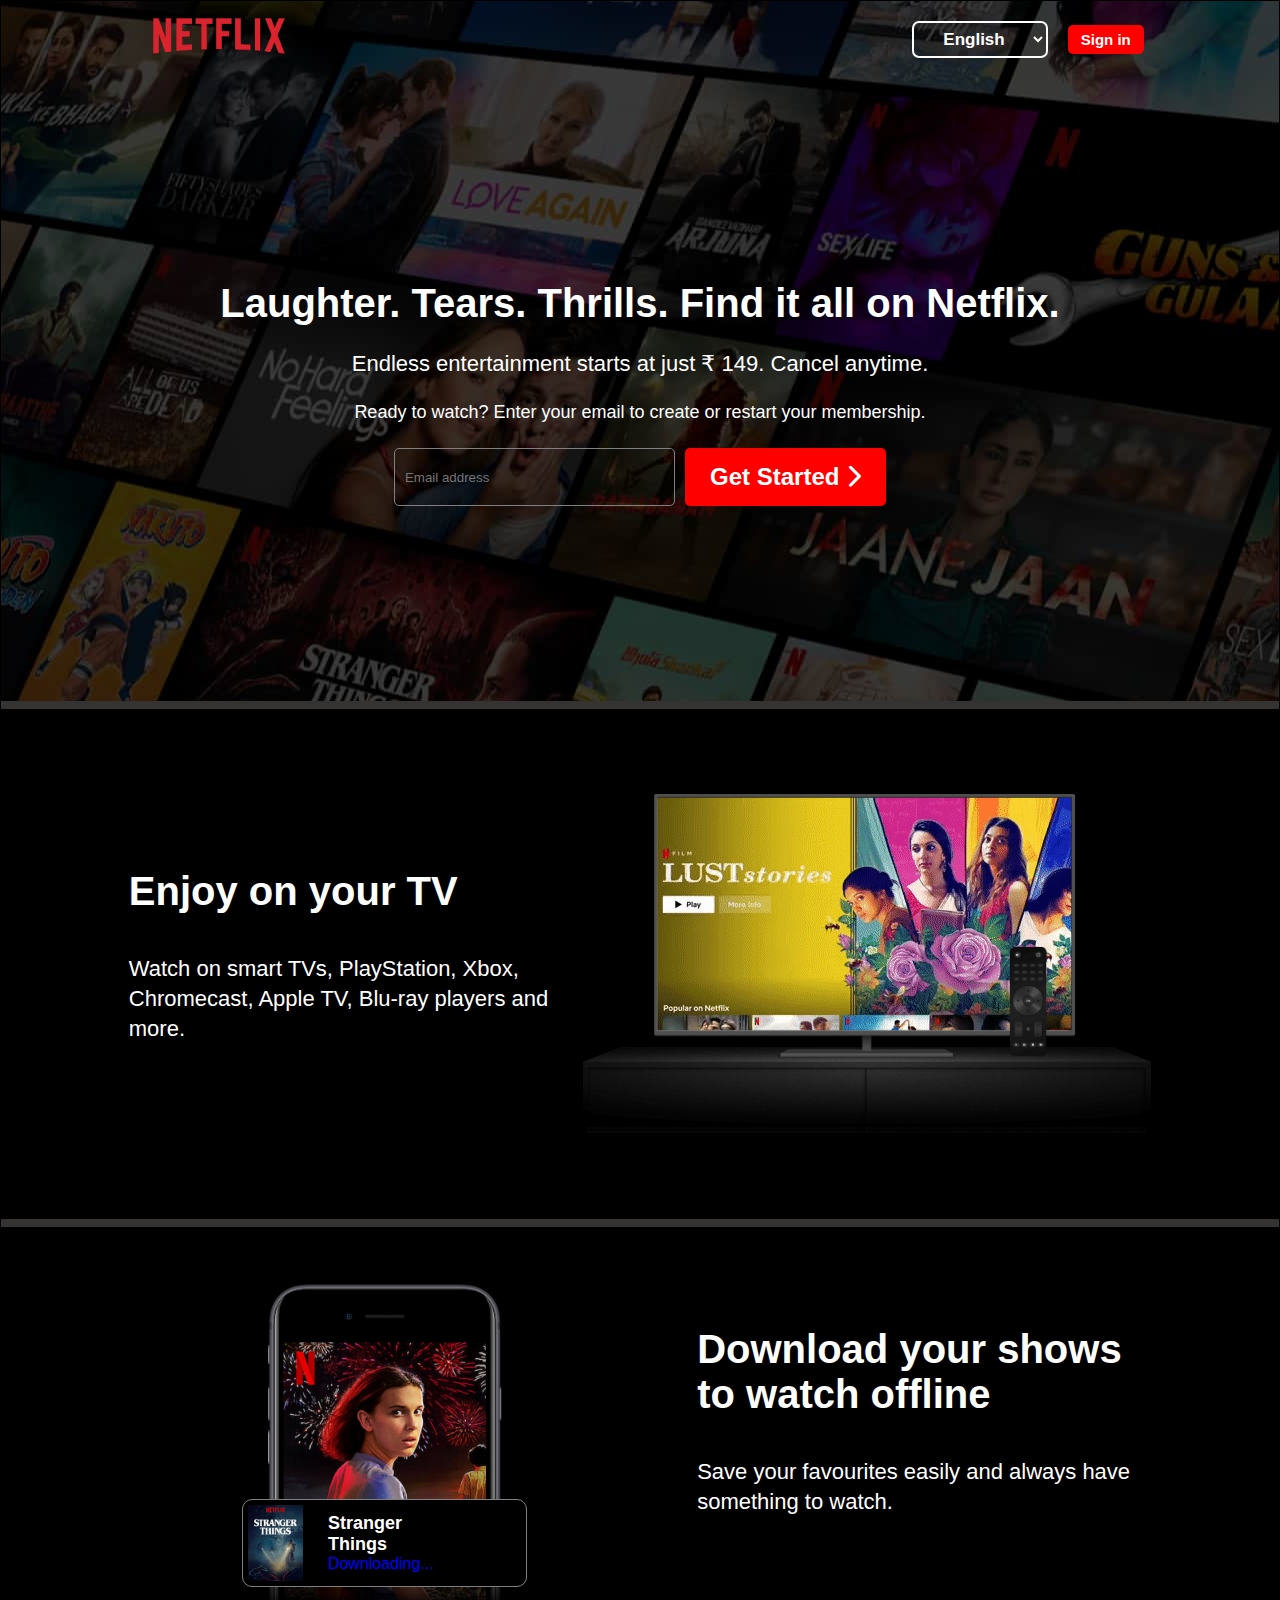
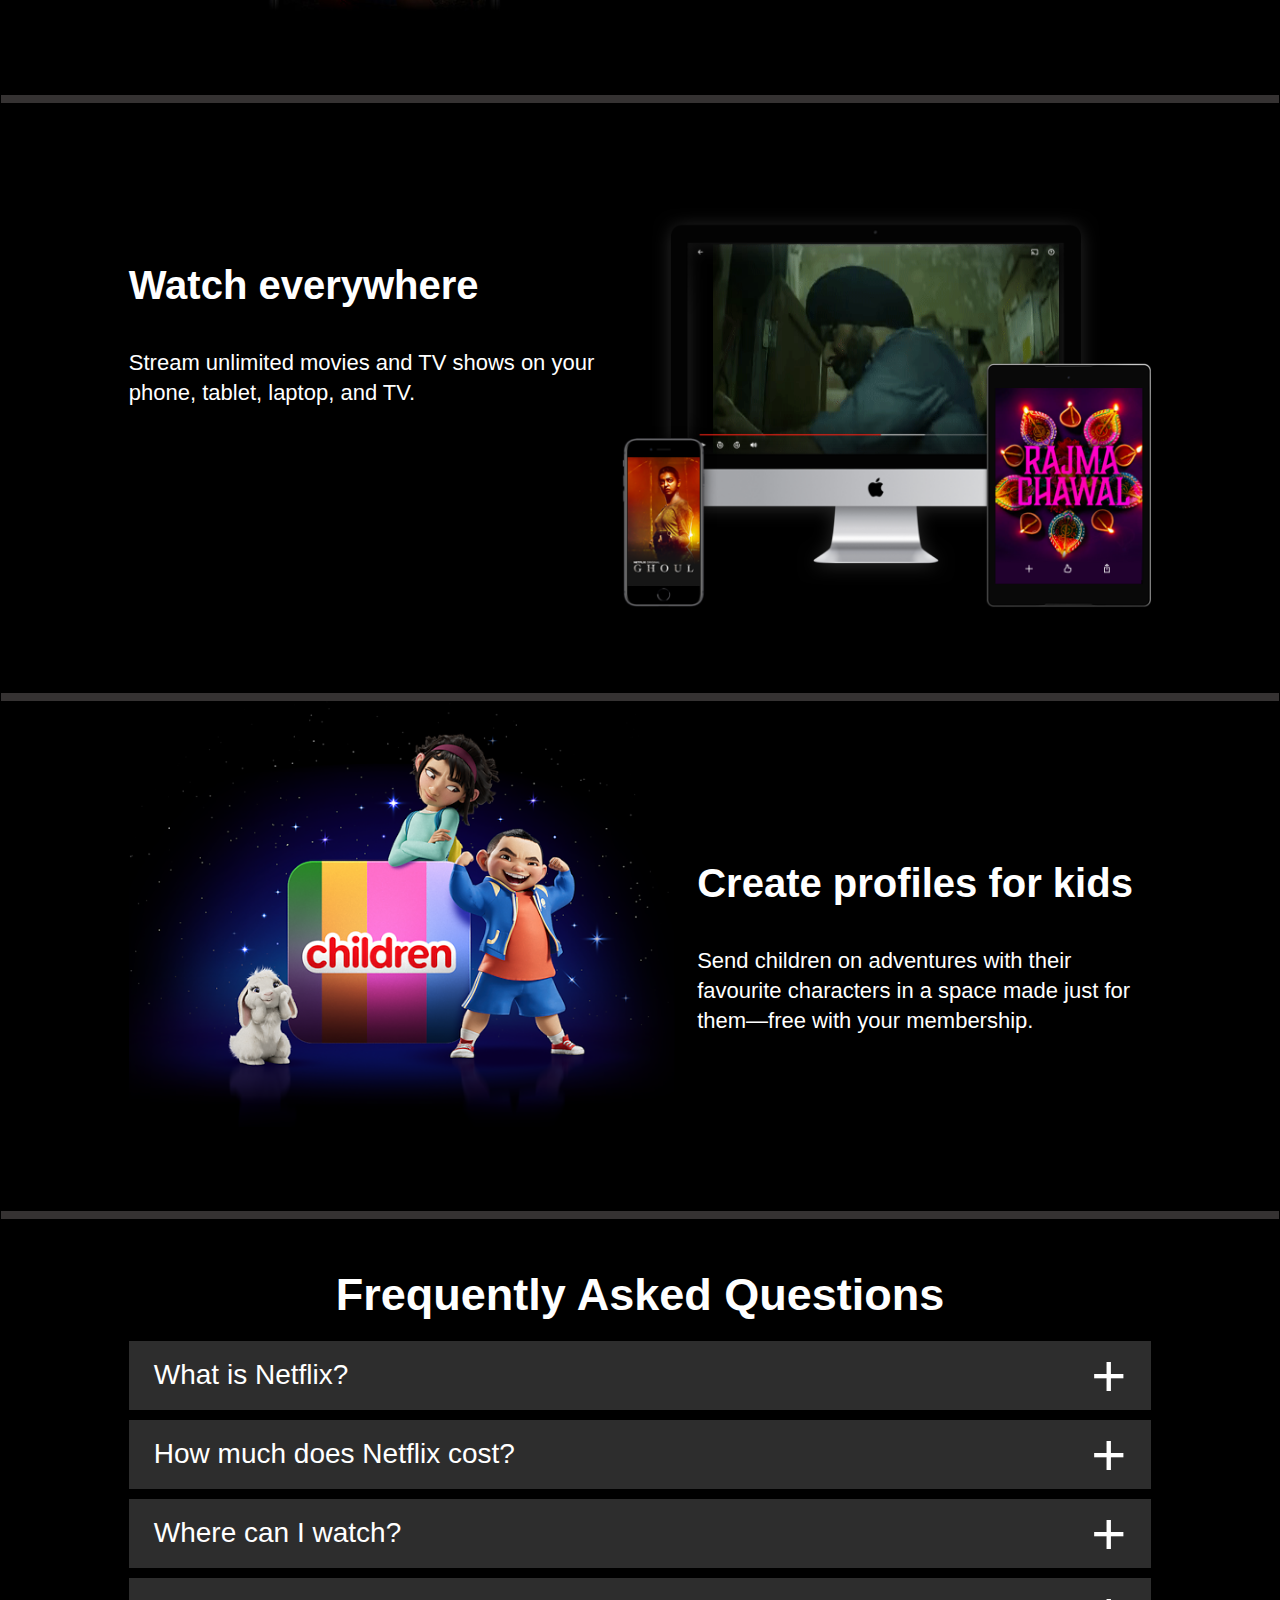
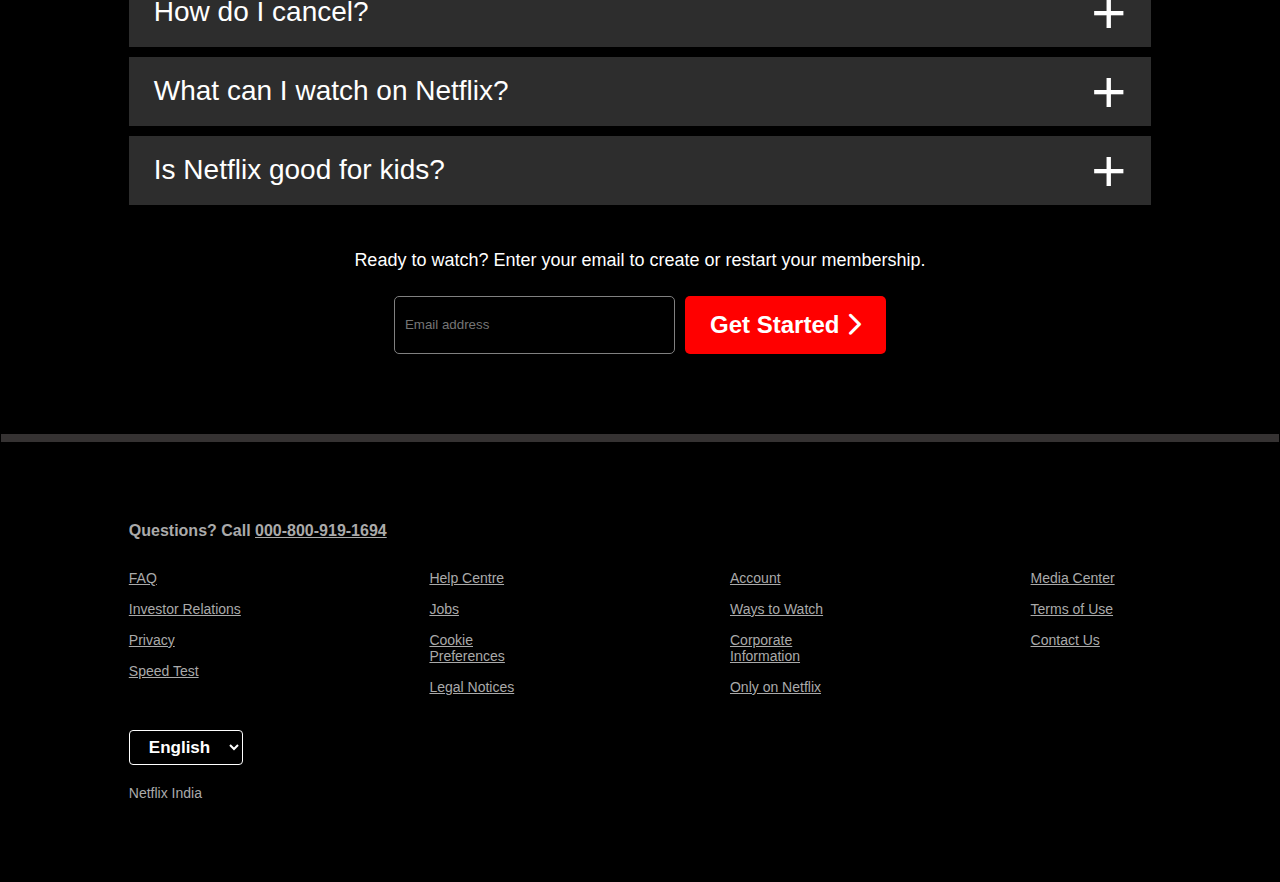
<file: index.html>
<!DOCTYPE html>
<html lang="en">

<head>
    <meta charset="UTF-8">
    <meta name="viewport" content="width=device-width, initial-scale=1.0">
    <title>Netflix</title>
    <link rel="stylesheet" href="https://cdnjs.cloudflare.com/ajax/libs/font-awesome/6.4.2/css/all.min.css">
    <link rel="stylesheet" href="css/style.css">
    <link rel="stylesheet" href="css/respoinsive.css">
</head>

<body>
    <div class="main">
        <div class="banner">
            <div class="overlay">
                <div class="header">
                    <div class="logo">
                        <img src="img/Netflix_Logo_PMS.png" alt="" width="65%">
                    </div>
                    <div class="sign_in">
                        <select name="" id="">
                            <option value=""> English</option>
                            <option value="">hindi</option>
                        </select>
                        <span>Sign in</span>
                    </div>
                </div>
                <div class="plan">
                    <h4> Laughter. Tears. Thrills. Find it all on Netflix.</h4>
                    <h5>Endless entertainment starts at just ₹ 149. Cancel anytime.</h5>
                    <h6>Ready to watch? Enter your email to create or restart your membership.</h6>
                    <div class="plan_d">
                        <input type="email" name="" id="" placeholder="Email address">
                        <span>Get Started <i class="fa-solid fa-chevron-right"></i></span>
                    </div>
                </div>
            </div>
        </div>
        <div class="middle">
            <div class="m_r1">
                <div class="m_r1_text">
                    <h4>Enjoy on your TV</h4>
                    <h5>Watch on smart TVs, PlayStation, Xbox, Chromecast, Apple TV, Blu-ray players and more.</h5>
                </div>
                <div class="m_img" id="m_r1_img">
                    <img src="img/tv.png" alt="" width="100%">
                </div>
            </div>
            <div class="m_r1" id="m_r2">
                <div class="m_img" id="m_r2_img">
                    <img src="img/mobile-0819.jpg" alt="" width="90%">
                    <div class="Stranger_things">
                        <img src="img/boxshot.png" alt="" width="20%">
                        <div>
                            <h6>Stranger Things</h6>
                            <span>Downloading...</span>

                        </div>
                        <div data-uia="nmhp-card-animation-asset-custom" aria-hidden="true"
                            class="default-ltr-cache-1q4up1i e15c37ii5"></div>
                    </div>
                </div>
                <div class="m_r1_text" id="m_r2_text">
                    <h4>Download your shows to watch offline</h4>
                    <h5>Save your favourites easily and always have something to watch.<h5>

                </div>
            </div>
            <div class="m_r1">
                <div class="m_r1_text">
                    <h4>Watch everywhere</h4>
                    <h5>Stream unlimited movies and TV shows on your phone, tablet, laptop, and TV.</h5>
                </div>
                <div class="m_img" id="m_r3_img">
                    <img src="img/device-pile2-in.png" alt="" width="100%">
                </div>
            </div>
            <div class="m_r1">

                <div class="m_img" id="m_r4_img">
                    <img src="img/AAAABVr8nYuAg0xDpXDv0VI9HUoH7r2aGp4TKRCsKNQrMwxzTtr-NlwOHeS8bCI2oeZddmu3nMYr3j9MjYhHyjBASb1FaOGYZNYvPBCL.png"
                        alt="" width="100%">
                </div>
                <div class="m_r1_text" id="m_r4_text">
                    <h4>Create profiles for kids</h4>
                    <h5>Send children on adventures with their favourite characters in a space made just for them—free
                        with your membership.</h5>
                </div>
            </div>
            <div class="m_questions">
                <h4>Frequently Asked Questions</h4>
                <ul>
                    <li>What is Netflix? <span>+</span>
                        <div class="li_hover">
                            <h5>Netflix is a streaming service that offers a wide variety of award-winning TV shows,
                                movies, anime, documentaries and more – on thousands of internet-connected devices.</h5>
                            <h5>You can watch as much as you want, whenever you want, without a single ad – all for one
                                low monthly price. There's always something new to discover, and new TV shows and movies
                                are added every week!</h5>
                        </div>
                    </li>
                    <li>How much does Netflix cost? <span>+</span>
                        <div class="li_hover">
                            <h5>Watch Netflix on your smartphone, tablet, Smart TV, laptop, or streaming device, all for
                                one fixed monthly fee. Plans range from ₹ 149 to ₹ 649 a month. No extra costs, no
                                contracts.</h5>
                        </div>
                    </li>
                    <li>Where can I watch? <span>+</span>
                        <div class="li_hover">
                            <h5>Watch anywhere, anytime. Sign in with your Netflix account to watch instantly on the web
                                at netflix.com from your personal computer or on any internet-connected device that
                                offers the Netflix app, including smart TVs, smartphones, tablets, streaming media
                                players and game consoles.</h5>
                            <h5>You can also download your favourite shows with the iOS, Android, or Windows 10 app. Use
                                downloads to watch while you're on the go and without an internet connection. Take
                                Netflix with you anywhere.</h5>
                        </div>
                    </li>
                    <li>How do I cancel? <span>+</span>
                        <div class="li_hover">
                            <h5>Netflix is flexible. There are no annoying contracts and no commitments. You can easily
                                cancel your account online in two clicks. There are no cancellation fees – start or stop
                                your account anytime.</h5>
                        </div>
                    </li>
                    <li>What can I watch on Netflix? <span>+</span>
                        <div class="li_hover">
                            <h5>Netflix has an extensive library of feature films, documentaries, TV shows, anime,
                                award-winning Netflix originals, and more. Watch as much as you want, anytime you want.
                            </h5>
                        </div>
                    </li>
                    <li>Is Netflix good for kids? <span>+</span>
                        <div class="li_hover">
                            <h5>The Netflix Kids experience is included in your membership to give parents control while
                                kids enjoy family-friendly TV shows and films in their own space.</h5>
                            <h5>Kids profiles come with PIN-protected parental controls that let you restrict the
                                maturity rating of content kids can watch and block specific titles you don’t want kids
                                to see.</h5>
                        </div>
                    </li>
                </ul>
                <div class="email">
                    <h6>Ready to watch? Enter your email to create or restart your membership.</h6>
                    <div class="plan_d">
                        <input type="email" name="" id="" placeholder="Email address">
                        <span>Get Started <i class="fa-solid fa-chevron-right"></i></span>
                    </div>
                </div>
            </div>
        </div>
        <div class="footer">
            <h3>Questions? Call <a href="tel:000-800-919-1694">000-800-919-1694</a></h3>
            <div class="f_c">
                <ul>
                    <li>FAQ</li>
                    <li>Investor Relations</li>
                    <li>Privacy</li>
                    <li>Speed Test</li>
                </ul>
                <ul>
                    <li>Help Centre</li>
                    <li>Jobs</li>
                    <li>Cookie Preferences</li>
                    <li>Legal Notices</li>
                </ul>
                <ul>
                    <li>Account</li>
                    <li>Ways to Watch</li>
                    <li>Corporate Information</li>
                    <li>Only on Netflix</li>
                </ul>
                <ul>
                    <li>Media Center</li>
                    <li>Terms of Use</li>
                    <li>Contact Us</li>
                </ul>
            </div>
            <select name="" id="">
                <option value="">English</option>
            </select>
            <span>Netflix India</span>
        </div>
    </div>
</body>

</html>
</file>
<file: css/style.css>
* {
    padding: 0;
    margin: 0;
    box-sizing: border-box;
    font-family: Arial, Helvetica, sans-serif;
}

a {
    color: inherit;
}

.main {
    width: 100%;
    border: 1px solid black;
    background-color: black;
}

.banner {
    width: 100%;
    height: 700px;
    background-image: url('../img/IN-en-20230925-popsignuptwoweeks-perspective_alpha_website_small.jpg');
    background-attachment: fixed;
    background-position: center;
    position: relative;
}

.overlay {
    width: 100%;
    height: 100%;
    position: absolute;
    top: 0;
    left: 0;
    background-color: rgba(0, 0, 0, 0.7);
}

.header {
    width: 100%;
    display: flex;
    justify-content: space-around;
    gap: 250px;
    height: 40%;

}

.logo {
    width: 20%;
}

select {
    padding: 6px 25px;
    margin-top: 20px;
    background-color: transparent;
    color: white;
    font-size: 17px;
    font-weight: bold;
    border: 2px solid white;
    border-radius: 7px;
}

.sign_in span {
    margin-left: 15px;
    font-size: 15px;
    border-radius: 5px;
    background-color: red;
    font-weight: bold;
    padding: 6px 13px;
    color: white;
}

.plan {
    width: 100%;
    text-align: center;
    height: 60%;
}

.plan h4 {
    font-size: 40px;
    font-weight: 900;
    color: white;
}

.plan h5 {
    padding: 25px 0;
    font-size: 22px;
    color: white;
    font-weight: 100;
}

.plan h6 {
    color: white;
    font-size: 18px;
    font-weight: 100;
    padding-bottom: 25px;
}

.plan_d {
    width: 100%;
    display: flex;
    justify-content: center;
}

.plan input {
    width: 22%;
    padding: 20px 10px;
    background-color: transparent;
    border: 1px solid gray;
    border-radius: 5px;
    margin-right: 10px;
}

.plan span {
    width: fit-content;
    padding: 15px 25px;
    color: white;
    font-size: 24px;
    font-weight: bold;
    background-color: red;
    border-radius: 5px;
}

.middle {
    width: 100%;

    color: white;
}

.m_r1 {
    border-top: 8px solid rgb(53, 50, 50);
    width: 100%;
    padding: 0 10%;
    margin: auto;
    padding-bottom: 80px;
    display: flex;
}

.m_r1_text {
    padding-top: 120px;
    width: 50%;
}

.m_r1_text h4 {
    margin: 40px 0;
    font-size: 40px;
    font-weight: 900;
}

.m_r1_text h5 {
    font-size: 22px;
    font-weight: 100;
    line-height: 30px;
}

.m_img {
    text-align: right;
}


#m_r2_img {
    text-align: left;
    position: relative;
}

#m_r2_text {
    padding-top: 60px;
}

#m_r1_img {
    background-image: url('../img/ezgif.com-video-to-gif\ \(1\).gif');
    background-position: center;
    background-repeat: no-repeat;
}

#m_r3_img {
    padding-top: 90px;
    background-image: url('../img/ezgif.com-video-to-gif.gif');
    background-position: center;
    background-size: 65% 50%;
    background-repeat: no-repeat;
    text-align: center;
}

.Stranger_things {
    width: 50%;
    position: absolute;
    top: 70%;
    left: 20%;
    background-color: black;
    border-radius: 10px;
    display: flex;
    align-items: center;
    padding: 5px;
    gap: 15px;
    border: 1px solid gray;
}

.Stranger_things img {
    margin-right: 10px;
}

.Stranger_things h6 {
    color: white;
    font-size: 18px;
}

.Stranger_things span {
    color: blue;
}

.default-ltr-cache-1q4up1i {
    width: 3rem;
    height: 3rem;
    outline: 2px solid rgb(0, 0, 0);
    outline-offset: -2px;
    /* display: block; */
    background: url(https://assets.nflxext.com/ffe/siteui/acquisition/ourStory/fuji/desktop/download-icon.gif) center center no-repeat;
    -webkit-background-size: 100%;
    background-size: 100%;
}

#m_r4_img {
    text-align: left;
}

.m_questions {
    width: 100%;
    padding-bottom: 80px;
    border-top: 8px solid rgb(53, 50, 50);
    border-bottom: 8px solid rgb(53, 50, 50);

}

.m_questions h4 {
    margin-top: 50px;
    font-size: 45px;
    font-weight: 900;
    text-align: center;
}

.m_questions ul {
    width: 80%;
    margin: 20px auto;
    list-style: none;
}

.m_questions ul li {
    padding: 0 25px;
    position: relative;
    font-size: 28px;
    margin-bottom: 10px;
    background-color: rgba(45, 45, 45);
    display: flex;
    align-items: center;
    justify-content: space-between;
    transition: 0.5s;
}

.m_questions ul li:nth-child(1):hover {
    margin-bottom: 190px;
}

.m_questions ul li:nth-child(2):hover {
    margin-bottom: 114px;
}

.m_questions ul li:nth-child(3):hover {
    margin-bottom: 215px;
}

.m_questions ul li:nth-child(4):hover {
    margin-bottom: 114px;
}

.m_questions ul li:nth-child(5):hover {
    margin-bottom: 114px;
}

.m_questions ul li:nth-child(6):hover {
    margin-bottom: 190px;
}

.m_questions ul li span {
    font-size: 60px;
    font-weight: 100;
}

.li_hover {
    width: 100%;
    position: absolute;
    top: 100%;
    padding: 0 15px;
    background-color: rgb(45, 45, 45);
    left: 0;
    border-top: 10px solid black;
    transition: 0.5s;
    opacity: 0;
    visibility: hidden;

}

.m_questions ul li:hover .li_hover {
    top: 100%;
    opacity: 1;
    visibility: visible;
}

.m_questions ul li:hover .li_hover h5 {
    margin: 20px 0;
}

.li_hover h5 {
    font-size: 24px;
    font-weight: 100;
    transition: 0.5s;
}

.email h6 {
    margin: 25px 0;
    color: white;
    font-size: 18px;
    font-weight: 100;
}

.email {
    width: 100%;
    display: flex;
    flex-wrap: wrap;
    justify-content: center;
}

.email input {
    width: 22%;
    padding: 20px 10px;
    background-color: transparent;
    border: 1px solid gray;
    border-radius: 5px;
    margin-right: 10px;
}

.email span {
    width: fit-content;
    padding: 15px 25px;
    color: white;
    font-size: 24px;
    font-weight: bold;
    background-color: red;
    border-radius: 5px;
}

.footer {
    width: 80%;
    margin: 80px auto;

}

.f_c {
    display: flex;
    gap: 180px;
}

.f_c ul {
    width: 40%;
    list-style: none;
    color: rgb(170, 170, 170);
    text-decoration: underline;
}

.f_c ul li {
    margin-bottom: 15px;
    font-size: 14px;
}

.footer h3 {
    font-size: 16px;
    color: rgb(170, 170, 170);
    margin-bottom: 30px;
}

.footer select {
    padding: 6px 15px;
    margin: 20px 0;
    background-color: transparent;
    color: white;
    font-size: 17px;
    font-weight: bold;
    border: 0.1px solid white;
    border-radius: 4px;
}

.footer span {
    display: block;
    font-size: 14px;
    color: rgb(170, 170, 170);
}
</file>
<file: css/respoinsive.css>
@media only screen and (min-width: 200px) and (max-width:500px) {
    .header {
        gap: 0px;
        height: fit-content;
        margin-bottom: 10%;
        justify-content: space-between;
    }
    .logo{
        width: 30%;
        margin-top: 10px;
        text-align: right;
    }
    .sign_in{
        margin-right: 10px;
    }
    .logo img{
        width: 120%;
    }
    .banner{
        height: 450px;
    }
    select{
        padding: 6px 0px;
    }
    .plan h4 {
        padding: 0px 30px;
        font-size: 25px;
        font-weight: bold;
    }
    .plan{
        height: 20%;

    }
    .plan h5 {
        padding: 25px ;
        font-size: 18px;
    }
    
    .plan h6 {
        padding: 0 30px 25px 30px;
        font-size: 16px;
    }
    .plan_d{
        flex-direction: column;
    }
    .plan input{
        width: 70%;
        margin: auto;
        padding: 15px ;
    }
    .plan span{
        margin: 10px auto;
        font-size: 20px;
        font-weight: 100;
    }
    .m_r1{
     flex-direction: column;
     padding: 0 2.5%;
    }
    .m_r1_text {
        width: 100%;
        padding-top: 20px;
    }
    .m_r1_text h4 {
        text-align: center;
        margin: 10px 0;
        font-size: 25px;
        font-weight: bold;
    }
    
    .m_r1_text h5 {
        text-align: center;
        font-size: 16px;
        line-height: 25px;
    }
    .m_img{
        margin-bottom: 50px;
    

    }
    #m_r2_text{
        order: 1;

    }
   
    #m_r2_img{
        order: 2;
        text-align: center;
    }
    #m_r3_img{
        margin-top: -55px;
        padding-top: 70px;
    }
    #m_r4_img{
        order: 2;
    }
    #m_r4_text{
        order: 1;
    }
    .m_questions{
        padding-bottom: 40px;
    }
    .m_questions h4 {
        font-size: 20px;
    }
    .m_questions ul li{
        font-size: 18px;
    }
    .m_questions ul li span{
        font-size: 40px;
    }
    .li_hover h5 {
        font-size: 14px;
        word-spacing: 3px;
    }
    .m_questions ul li:nth-child(1):hover {
        margin-bottom: 245px;
    }
    
    .m_questions ul li:nth-child(2):hover {
        margin-bottom: 145px;
    }
    
    .m_questions ul li:nth-child(3):hover {
        margin-bottom: 280px;
    }
    
    .m_questions ul li:nth-child(4):hover {
        margin-bottom: 145px;
    }
    
    .m_questions ul li:nth-child(5):hover {
        margin-bottom: 145px;
    }
    
    .m_questions ul li:nth-child(6):hover {
        margin-bottom: 200px;
    }
    .m_questions ul{
        width: 90%;
    }
    .email h6 {
        font-size: 16px;
        width: 80%;
        /* margin:20px auto; */
        text-align: center;
    }
    .email input{
        width: 80%;
        margin: auto;
        padding: 15px ;
    }
    .email span{
        margin: 10px auto;
        font-size: 20px;
        font-weight: 100;
    }
    .footer{
        width: 90%;
        margin: 10px auto;
    }
    .f_c {
        flex-wrap: wrap;
        gap: 0px;
    }
    .f_c ul li {
        font-size: 12px;
    }
    .footer select {
        padding: 6px 15px;
        font-size: 14px;
        font-weight: 100;
    }
    .Stranger_things {
        width: 70%;
        left: 15%;
        justify-content: space-between;
        gap: 0;
    }
    .Stranger_things h6 {
        color: white;
        font-size: 13px;
    }
    .Stranger_things span {
        font-size: 14px;
    }

}











@media only screen and (min-width: 501px) and (max-width:1000px) {
    .header {
        gap: 0px;
        height: fit-content;
        margin-bottom: 10%;
    }
    .logo{
        width: 40%;
        margin-top: 10px;
    }
    .banner{
        height: 450px;
    }
    select{
        padding: 6px 15px;
    }
    .plan h4 {
        padding: 0px 30px;
        font-size: 25px;
        font-weight: bold;
    }
    .plan{
        height: 20%;

    }
    .plan h5 {
        padding: 25px ;
        font-size: 18px;
    }
    
    .plan h6 {
        padding: 0 30px 25px 30px;
        font-size: 16px;
    }
    .plan_d{
        flex-direction: column;
    }
    .plan input{
        width: 70%;
        margin: auto;
        padding: 15px ;
    }
    .plan span{
        margin: 10px auto;
        font-size: 20px;
        font-weight: 100;
    }
    .m_r1{
     flex-direction: column;
     padding: 0 2.5%;
    }
    .m_r1_text {
        width: 100%;
        padding-top: 20px;
    }
    .m_r1_text h4 {
        text-align: center;
        margin: 10px 0;
        font-size: 25px;
        font-weight: bold;
    }
    
    .m_r1_text h5 {
        text-align: center;
        font-size: 16px;
        line-height: 25px;
    }
    .m_img{
        margin-bottom: 50px;
    }
    #m_r2_text{
        order: 1;

    }
   
    #m_r2_img{
        order: 2;
    }
    #m_r3_img{
        margin-top: -55px;
        padding-top: 70px;
    }
    #m_r4_img{
        order: 2;
    }
    #m_r4_text{
        order: 1;
    }
    .m_questions{
        padding-bottom: 40px;
    }
    .m_questions h4 {
        font-size: 20px;
    }
    .m_questions ul li{
        font-size: 18px;
    }
    .m_questions ul li span{
        font-size: 40px;
    }
    .li_hover h5 {
        font-size: 14px;
        word-spacing: 3px;
    }
    .m_questions ul li:nth-child(1):hover {
        margin-bottom: 245px;
    }
    
    .m_questions ul li:nth-child(2):hover {
        margin-bottom: 145px;
    }
    
    .m_questions ul li:nth-child(3):hover {
        margin-bottom: 280px;
    }
    
    .m_questions ul li:nth-child(4):hover {
        margin-bottom: 145px;
    }
    
    .m_questions ul li:nth-child(5):hover {
        margin-bottom: 145px;
    }
    
    .m_questions ul li:nth-child(6):hover {
        margin-bottom: 200px;
    }
    .m_questions ul{
        width: 90%;
    }
    .email h6 {
        font-size: 16px;
        width: 80%;
        /* margin:20px auto; */
        text-align: center;
    }
    .email input{
        width: 80%;
        margin: auto;
        padding: 15px ;
    }
    .email span{
        margin: 10px auto;
        font-size: 20px;
        font-weight: 100;
    }
    .footer{
        width: 90%;
        margin: 10px auto;
    }
    .f_c {
        flex-wrap: wrap;
        gap: 0px;
    }
    .f_c ul li {
        font-size: 12px;
    }
    .footer select {
        padding: 6px 15px;
        font-size: 14px;
        font-weight: 100;
    }
    .Stranger_things {
        width: 70%;
        left: 10%;
        justify-content: space-between;
        gap: 0;
    }
    .Stranger_things h6 {
        color: white;
        font-size: 13px;
    }
    .Stranger_things span {
        font-size: 14px;
    }

}
</file>
